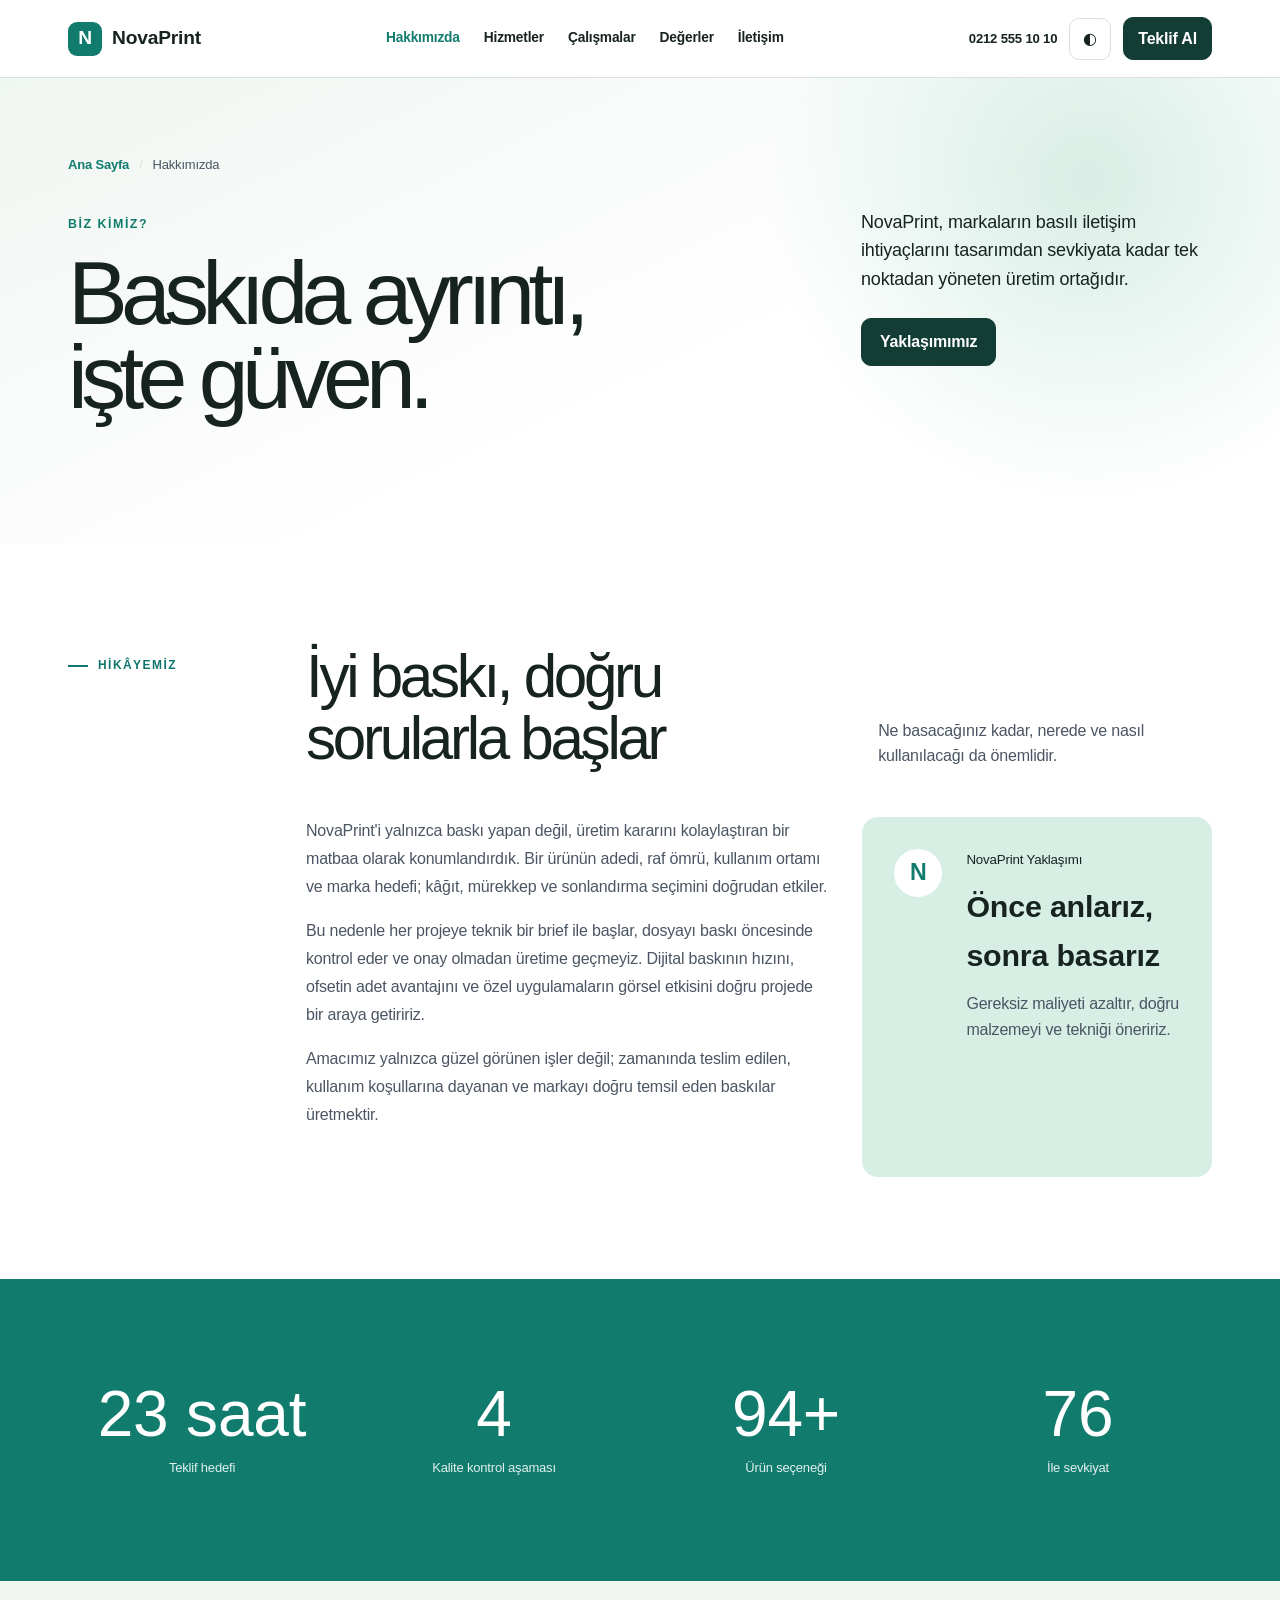
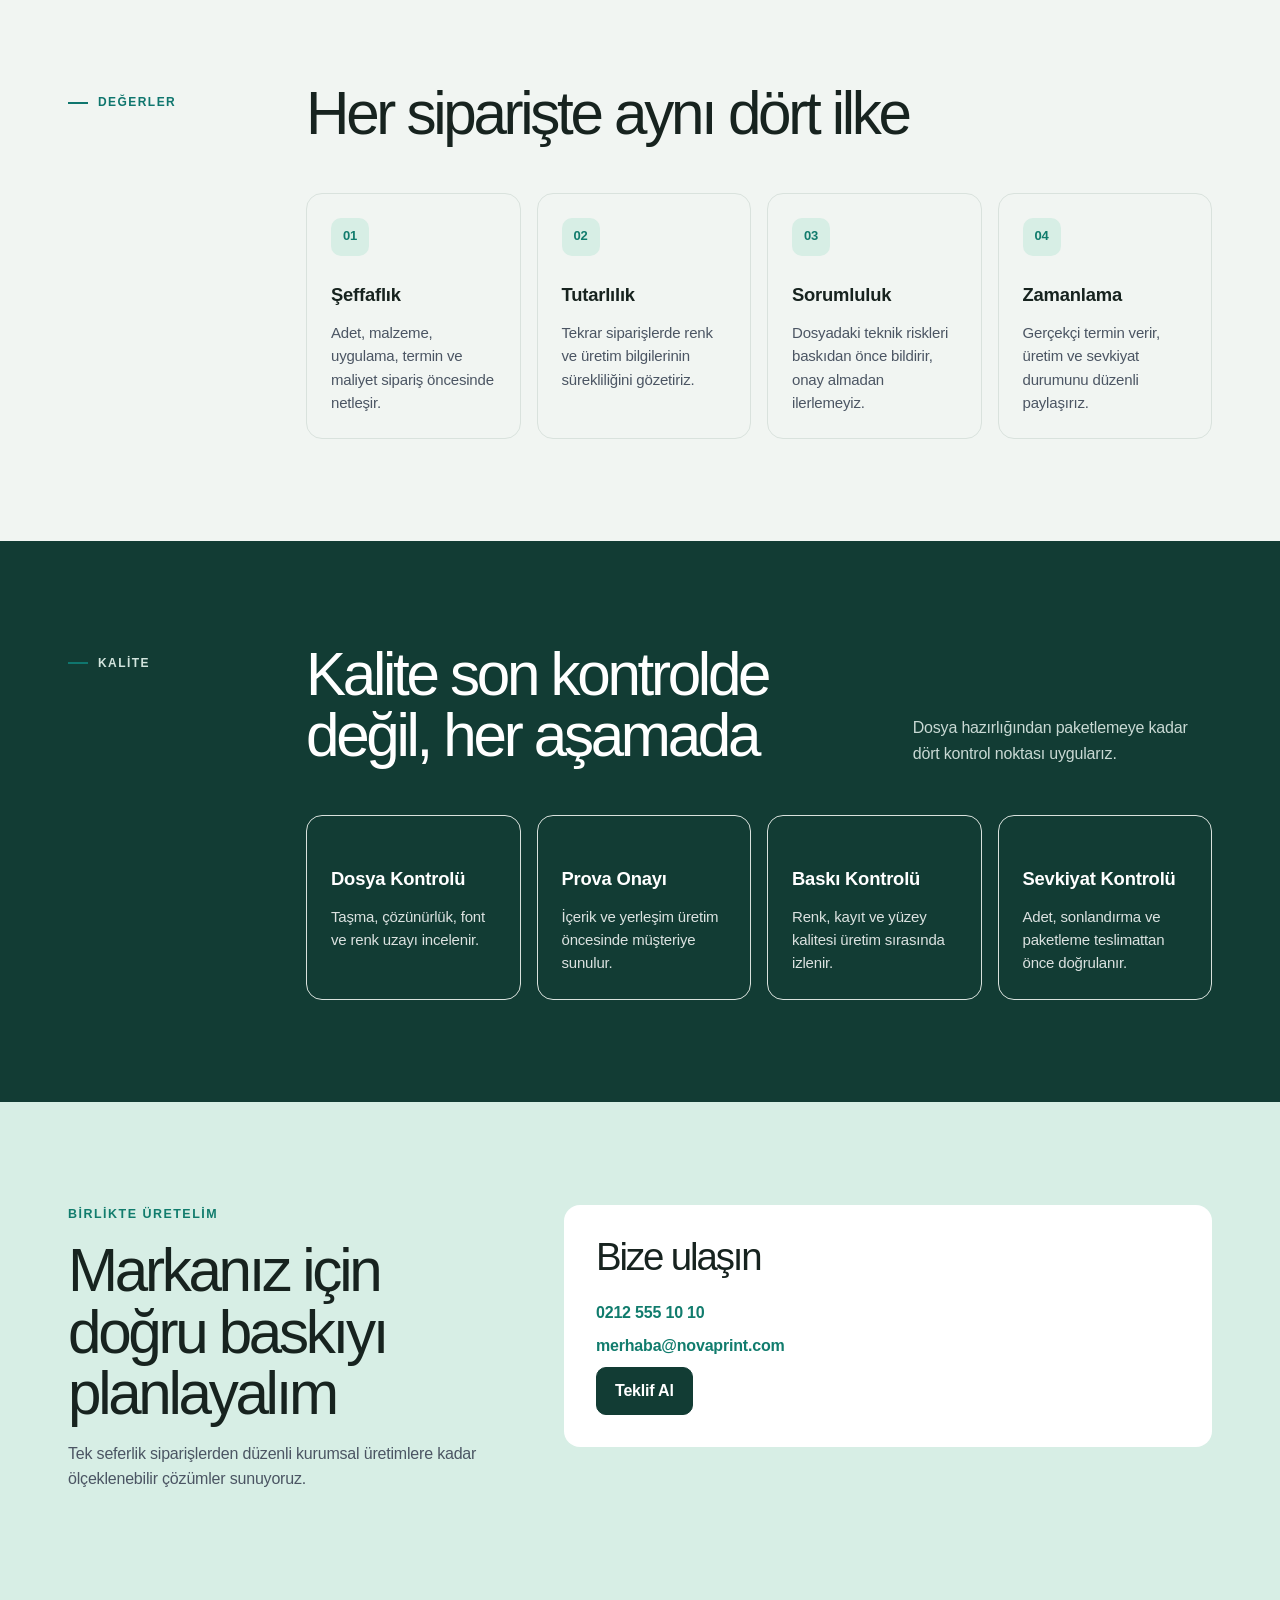
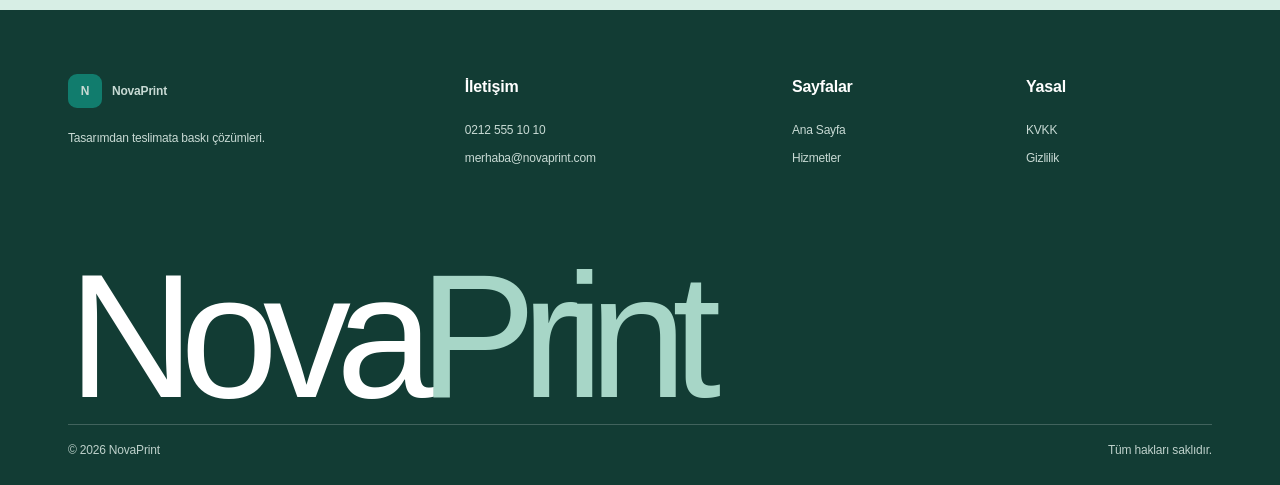
<file: hakkimizda.html>
<!doctype html><html lang="tr" data-theme="light"><head><meta charset="utf-8"><meta name="viewport" content="width=device-width,initial-scale=1"><title>Hakkımızda | NovaPrint Matbaa</title><meta name="description" content="NovaPrint'in üretim yaklaşımı, değerleri, kalite kontrol süreci ve matbaa hizmetleri hakkında bilgi alın."><link rel="stylesheet" href="style.css"><link rel="stylesheet" href="pages.css"></head><body><a class="skip-link" href="#main">İçeriğe geç</a>
<header class="site-header"><div class="container nav-inner"><a class="brand" href="index.html"><span class="brand-mark">N</span><span>NovaPrint</span></a><nav id="mainNav"><a class="active" href="hakkimizda.html" aria-current="page">Hakkımızda</a><a href="hizmetler.html">Hizmetler</a><a href="index.html#works">Çalışmalar</a><a href="#values">Değerler</a><a href="index.html#contact">İletişim</a></nav><div class="nav-tools"><a class="phone-link" href="tel:+902125551010">0212 555 10 10</a><button class="theme-toggle" type="button" aria-label="Koyu temayı aç">◐</button><a class="button button-sm" href="index.html#quote">Teklif Al</a></div><button class="menu-toggle" type="button" aria-controls="mainNav" aria-expanded="false" aria-label="Menüyü aç"><span></span><span></span><span></span></button></div></header>
<main id="main"><section class="hero section"><div class="container"><nav class="breadcrumb"><a href="index.html">Ana Sayfa</a><span aria-hidden="true">/</span><span>Hakkımızda</span></nav><div class="hero-heading reveal"><div><span class="eyebrow">Biz Kimiz?</span><h1>Baskıda ayrıntı,<br>işte güven.</h1></div><div class="hero-intro"><p>NovaPrint, markaların basılı iletişim ihtiyaçlarını tasarımdan sevkiyata kadar tek noktadan yöneten üretim ortağıdır.</p><a class="button" href="#story">Yaklaşımımız</a></div></div></div></section>
<section class="section" id="story"><div class="container section-grid"><div class="section-label"><span class="dot"></span>Hikâyemiz</div><div class="section-content"><div class="section-heading"><h2>İyi baskı, doğru sorularla başlar</h2><p>Ne basacağınız kadar, nerede ve nasıl kullanılacağı da önemlidir.</p></div><div class="about-layout"><div class="prose"><p>NovaPrint'i yalnızca baskı yapan değil, üretim kararını kolaylaştıran bir matbaa olarak konumlandırdık. Bir ürünün adedi, raf ömrü, kullanım ortamı ve marka hedefi; kâğıt, mürekkep ve sonlandırma seçimini doğrudan etkiler.</p><p>Bu nedenle her projeye teknik bir brief ile başlar, dosyayı baskı öncesinde kontrol eder ve onay olmadan üretime geçmeyiz. Dijital baskının hızını, ofsetin adet avantajını ve özel uygulamaların görsel etkisini doğru projede bir araya getiririz.</p><p>Amacımız yalnızca güzel görünen işler değil; zamanında teslim edilen, kullanım koşullarına dayanan ve markayı doğru temsil eden baskılar üretmektir.</p></div><article class="trust-card"><span class="google-mark">N</span><div><small>NovaPrint Yaklaşımı</small><strong>Önce anlarız, sonra basarız</strong><p>Gereksiz maliyeti azaltır, doğru malzemeyi ve tekniği öneririz.</p></div></article></div></div></div></section>
<section class="stats-band section"><div class="container stats-grid"><div><strong data-count="24" data-suffix=" saat">0</strong><span>Teklif hedefi</span></div><div><strong data-count="4">0</strong><span>Kalite kontrol aşaması</span></div><div><strong data-count="100" data-suffix="+">0</strong><span>Ürün seçeneği</span></div><div><strong data-count="81">0</strong><span>İle sevkiyat</span></div></div></section>
<section class="section section-soft" id="values"><div class="container section-grid"><div class="section-label"><span class="dot"></span>Değerler</div><div class="section-content"><div class="section-heading"><h2>Her siparişte aynı dört ilke</h2></div><div class="technology-grid"><article><span class="step-index">01</span><h3>Şeffaflık</h3><p>Adet, malzeme, uygulama, termin ve maliyet sipariş öncesinde netleşir.</p></article><article><span class="step-index">02</span><h3>Tutarlılık</h3><p>Tekrar siparişlerde renk ve üretim bilgilerinin sürekliliğini gözetiriz.</p></article><article><span class="step-index">03</span><h3>Sorumluluk</h3><p>Dosyadaki teknik riskleri baskıdan önce bildirir, onay almadan ilerlemeyiz.</p></article><article><span class="step-index">04</span><h3>Zamanlama</h3><p>Gerçekçi termin verir, üretim ve sevkiyat durumunu düzenli paylaşırız.</p></article></div></div></div></section>
<section class="section section-deep"><div class="container section-grid"><div class="section-label light"><span class="dot"></span>Kalite</div><div class="section-content"><div class="section-heading light"><h2>Kalite son kontrolde değil, her aşamada</h2><p>Dosya hazırlığından paketlemeye kadar dört kontrol noktası uygularız.</p></div><div class="technology-grid"><article><h3>Dosya Kontrolü</h3><p>Taşma, çözünürlük, font ve renk uzayı incelenir.</p></article><article><h3>Prova Onayı</h3><p>İçerik ve yerleşim üretim öncesinde müşteriye sunulur.</p></article><article><h3>Baskı Kontrolü</h3><p>Renk, kayıt ve yüzey kalitesi üretim sırasında izlenir.</p></article><article><h3>Sevkiyat Kontrolü</h3><p>Adet, sonlandırma ve paketleme teslimattan önce doğrulanır.</p></article></div></div></div></section>
<section class="section appointment-section"><div class="container appointment-grid"><div><span class="eyebrow">Birlikte Üretelim</span><h2>Markanız için doğru baskıyı planlayalım</h2><p>Tek seferlik siparişlerden düzenli kurumsal üretimlere kadar ölçeklenebilir çözümler sunuyoruz.</p></div><div class="contact-card"><h2>Bize ulaşın</h2><a href="tel:+902125551010">0212 555 10 10</a><a href="mailto:merhaba@novaprint.com">merhaba@novaprint.com</a><a class="button" href="index.html#quote">Teklif Al</a></div></div></section></main>
<footer class="site-footer"><div class="container"><div class="footer-grid"><div><a class="brand footer-brand" href="index.html"><span class="brand-mark">N</span><span>NovaPrint</span></a><p>Tasarımdan teslimata baskı çözümleri.</p></div><div><b>İletişim</b><a href="tel:+902125551010">0212 555 10 10</a><a href="mailto:merhaba@novaprint.com">merhaba@novaprint.com</a></div><div><b>Sayfalar</b><a href="index.html">Ana Sayfa</a><a href="hizmetler.html">Hizmetler</a></div><div><b>Yasal</b><a href="#">KVKK</a><a href="#">Gizlilik</a></div></div><div class="footer-wordmark">Nova<span>Print</span></div><div class="footer-bottom"><span>© 2026 NovaPrint</span><span>Tüm hakları saklıdır.</span></div></div></footer><button class="to-top" type="button">↑</button><script src="script.js" defer></script></body></html>
</file>
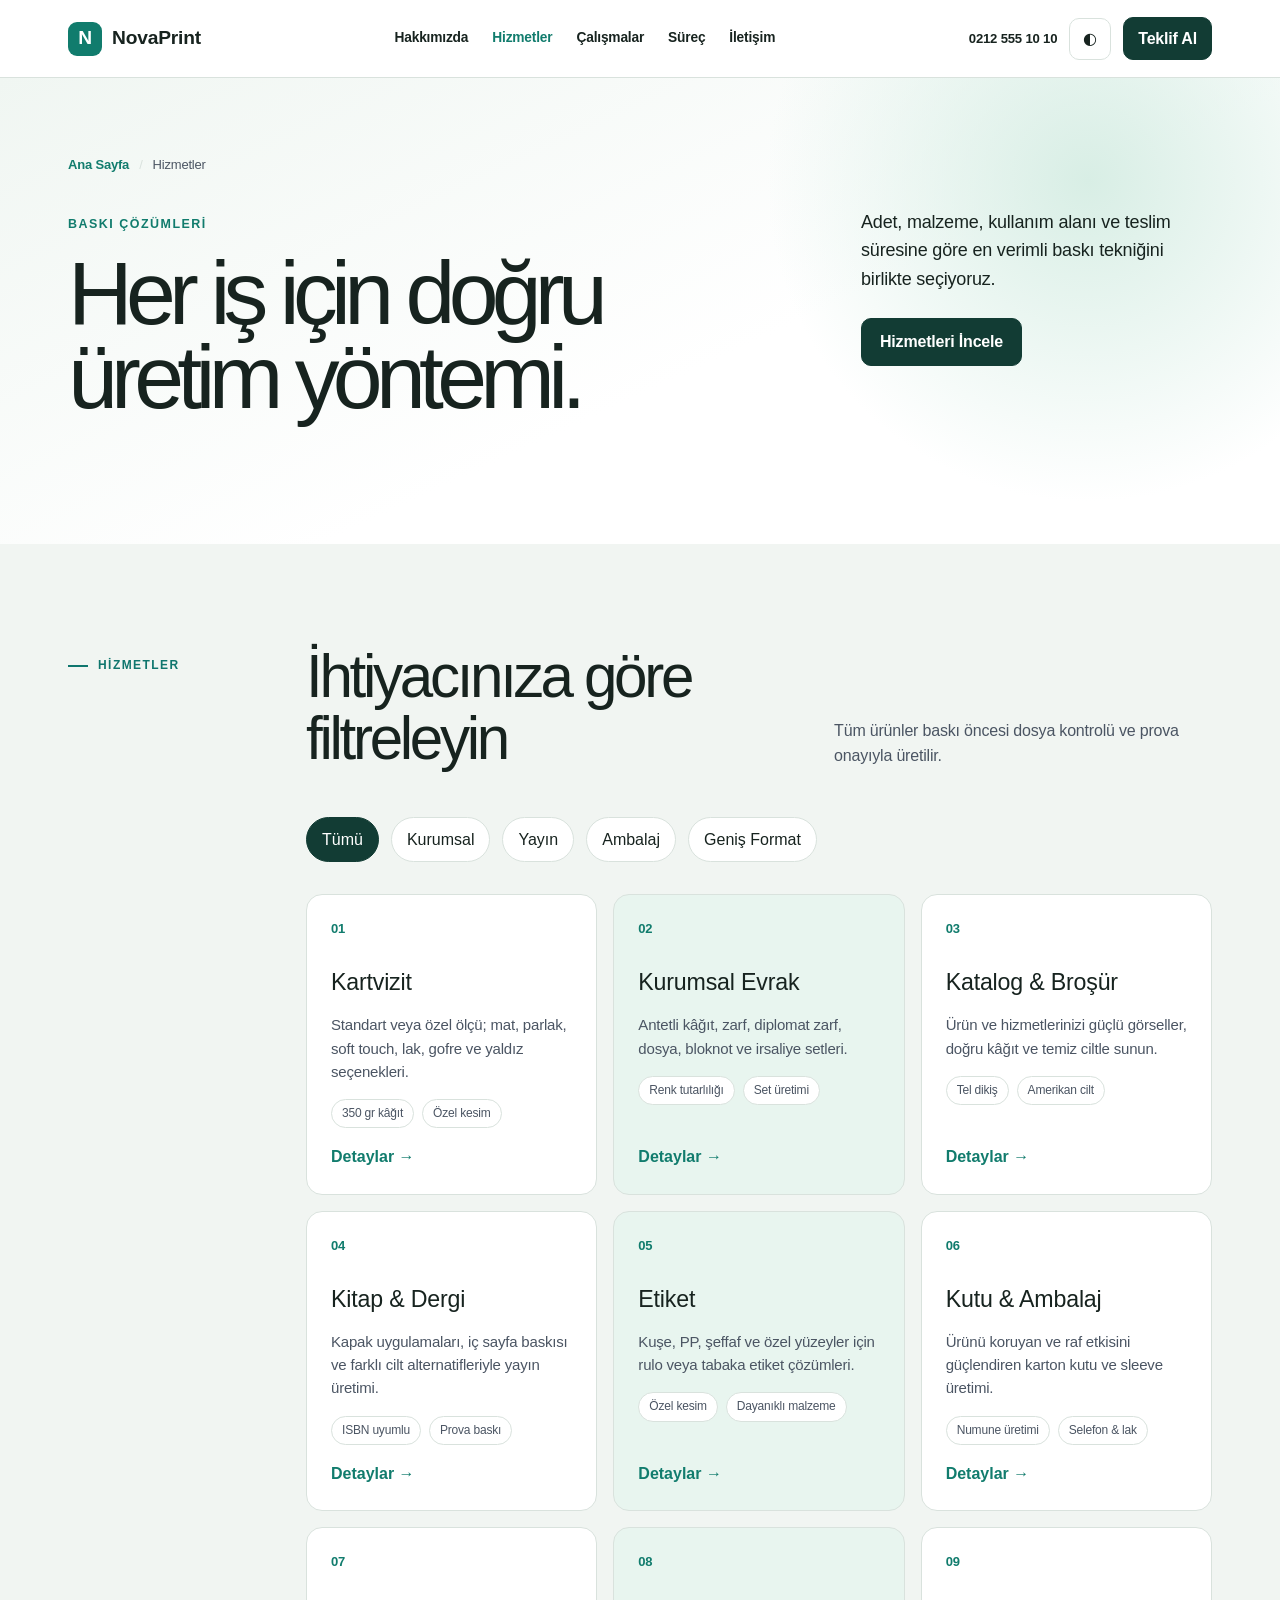
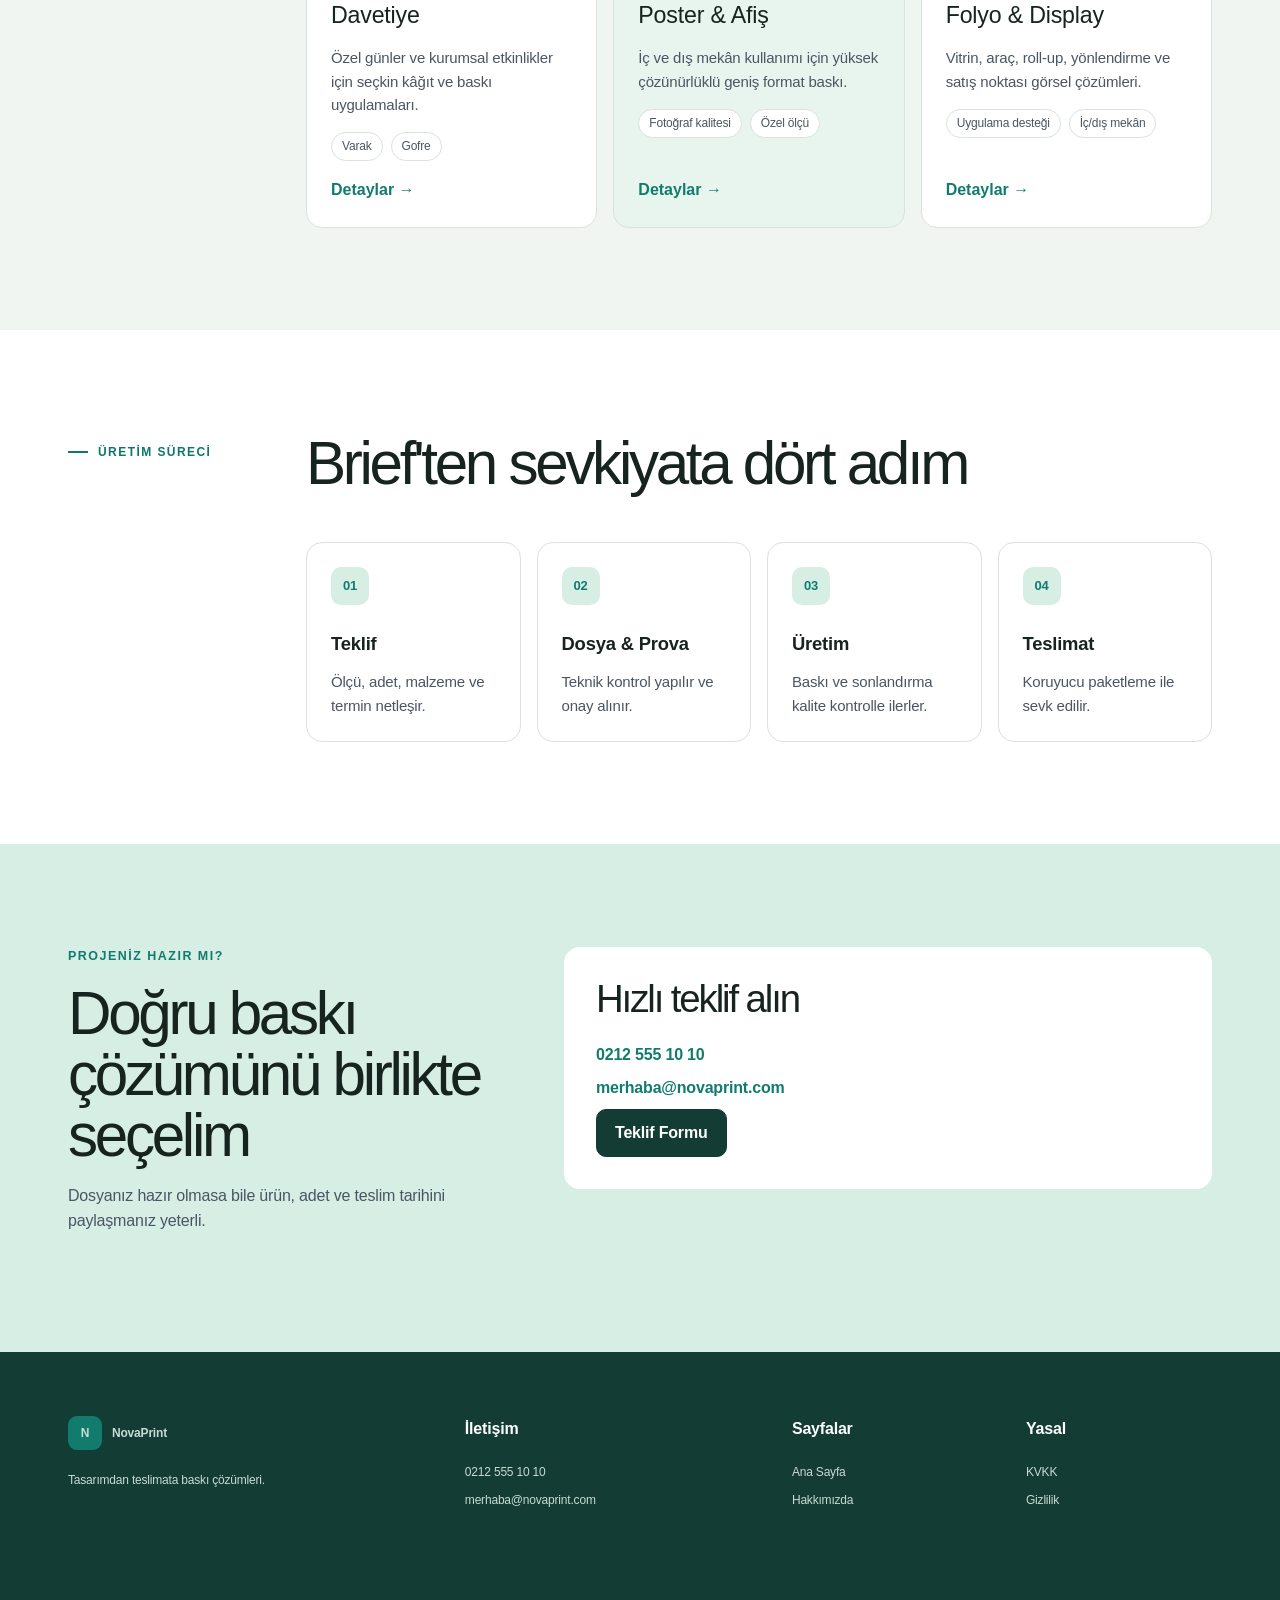
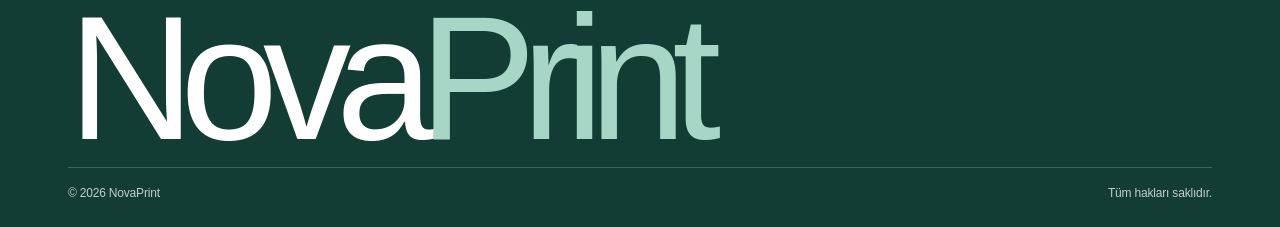
<file: hizmetler.html>
<!doctype html><html lang="tr" data-theme="light"><head><meta charset="utf-8"><meta name="viewport" content="width=device-width,initial-scale=1"><title>Matbaa Hizmetleri | NovaPrint</title><meta name="description" content="Dijital ve ofset baskı, kartvizit, katalog, etiket, ambalaj, davetiye ve geniş format baskı hizmetleri."><link rel="stylesheet" href="style.css"><link rel="stylesheet" href="pages.css"></head><body><a class="skip-link" href="#main">İçeriğe geç</a>
<header class="site-header"><div class="container nav-inner"><a class="brand" href="index.html"><span class="brand-mark">N</span><span>NovaPrint</span></a><nav id="mainNav"><a href="hakkimizda.html">Hakkımızda</a><a class="active" href="hizmetler.html" aria-current="page">Hizmetler</a><a href="index.html#works">Çalışmalar</a><a href="#process">Süreç</a><a href="index.html#contact">İletişim</a></nav><div class="nav-tools"><a class="phone-link" href="tel:+902125551010">0212 555 10 10</a><button class="theme-toggle" type="button" aria-label="Koyu temayı aç">◐</button><a class="button button-sm" href="index.html#quote">Teklif Al</a></div><button class="menu-toggle" type="button" aria-controls="mainNav" aria-expanded="false" aria-label="Menüyü aç"><span></span><span></span><span></span></button></div></header>
<main id="main"><section class="hero section"><div class="container"><nav class="breadcrumb"><a href="index.html">Ana Sayfa</a><span aria-hidden="true">/</span><span>Hizmetler</span></nav><div class="hero-heading reveal"><div><span class="eyebrow">Baskı Çözümleri</span><h1>Her iş için doğru<br>üretim yöntemi.</h1></div><div class="hero-intro"><p>Adet, malzeme, kullanım alanı ve teslim süresine göre en verimli baskı tekniğini birlikte seçiyoruz.</p><a class="button" href="#services">Hizmetleri İncele</a></div></div></div></section>
<section class="section section-soft" id="services"><div class="container section-grid"><div class="section-label"><span class="dot"></span>Hizmetler</div><div class="section-content"><div class="section-heading"><h2>İhtiyacınıza göre filtreleyin</h2><p>Tüm ürünler baskı öncesi dosya kontrolü ve prova onayıyla üretilir.</p></div><div class="filter-bar"><button class="active" data-filter="all" aria-pressed="true">Tümü</button><button data-filter="corporate" aria-pressed="false">Kurumsal</button><button data-filter="publishing" aria-pressed="false">Yayın</button><button data-filter="packaging" aria-pressed="false">Ambalaj</button><button data-filter="display" aria-pressed="false">Geniş Format</button></div><div class="service-grid">
<article class="service-card" data-category="corporate"><span>01</span><h3>Kartvizit</h3><p>Standart veya özel ölçü; mat, parlak, soft touch, lak, gofre ve yaldız seçenekleri.</p><ul class="service-meta"><li>350 gr kâğıt</li><li>Özel kesim</li></ul><button data-modal="Kartvizit">Detaylar →</button></article>
<article class="service-card mint" data-category="corporate"><span>02</span><h3>Kurumsal Evrak</h3><p>Antetli kâğıt, zarf, diplomat zarf, dosya, bloknot ve irsaliye setleri.</p><ul class="service-meta"><li>Renk tutarlılığı</li><li>Set üretimi</li></ul><button data-modal="Kurumsal Evrak">Detaylar →</button></article>
<article class="service-card" data-category="publishing"><span>03</span><h3>Katalog & Broşür</h3><p>Ürün ve hizmetlerinizi güçlü görseller, doğru kâğıt ve temiz ciltle sunun.</p><ul class="service-meta"><li>Tel dikiş</li><li>Amerikan cilt</li></ul><button data-modal="Katalog ve Broşür">Detaylar →</button></article>
<article class="service-card" data-category="publishing"><span>04</span><h3>Kitap & Dergi</h3><p>Kapak uygulamaları, iç sayfa baskısı ve farklı cilt alternatifleriyle yayın üretimi.</p><ul class="service-meta"><li>ISBN uyumlu</li><li>Prova baskı</li></ul><button data-modal="Kitap ve Dergi">Detaylar →</button></article>
<article class="service-card mint" data-category="packaging"><span>05</span><h3>Etiket</h3><p>Kuşe, PP, şeffaf ve özel yüzeyler için rulo veya tabaka etiket çözümleri.</p><ul class="service-meta"><li>Özel kesim</li><li>Dayanıklı malzeme</li></ul><button data-modal="Etiket">Detaylar →</button></article>
<article class="service-card" data-category="packaging"><span>06</span><h3>Kutu & Ambalaj</h3><p>Ürünü koruyan ve raf etkisini güçlendiren karton kutu ve sleeve üretimi.</p><ul class="service-meta"><li>Numune üretimi</li><li>Selefon & lak</li></ul><button data-modal="Kutu ve Ambalaj">Detaylar →</button></article>
<article class="service-card" data-category="corporate"><span>07</span><h3>Davetiye</h3><p>Özel günler ve kurumsal etkinlikler için seçkin kâğıt ve baskı uygulamaları.</p><ul class="service-meta"><li>Varak</li><li>Gofre</li></ul><button data-modal="Davetiye">Detaylar →</button></article>
<article class="service-card mint" data-category="display"><span>08</span><h3>Poster & Afiş</h3><p>İç ve dış mekân kullanımı için yüksek çözünürlüklü geniş format baskı.</p><ul class="service-meta"><li>Fotoğraf kalitesi</li><li>Özel ölçü</li></ul><button data-modal="Poster ve Afiş">Detaylar →</button></article>
<article class="service-card" data-category="display"><span>09</span><h3>Folyo & Display</h3><p>Vitrin, araç, roll-up, yönlendirme ve satış noktası görsel çözümleri.</p><ul class="service-meta"><li>Uygulama desteği</li><li>İç/dış mekân</li></ul><button data-modal="Folyo ve Display">Detaylar →</button></article>
</div></div></div></section>
<section class="section" id="process"><div class="container section-grid"><div class="section-label"><span class="dot"></span>Üretim Süreci</div><div class="section-content"><div class="section-heading"><h2>Brief'ten sevkiyata dört adım</h2></div><div class="technology-grid"><article><span class="step-index">01</span><h3>Teklif</h3><p>Ölçü, adet, malzeme ve termin netleşir.</p></article><article><span class="step-index">02</span><h3>Dosya & Prova</h3><p>Teknik kontrol yapılır ve onay alınır.</p></article><article><span class="step-index">03</span><h3>Üretim</h3><p>Baskı ve sonlandırma kalite kontrolle ilerler.</p></article><article><span class="step-index">04</span><h3>Teslimat</h3><p>Koruyucu paketleme ile sevk edilir.</p></article></div></div></div></section>
<section class="section appointment-section"><div class="container appointment-grid"><div><span class="eyebrow">Projeniz Hazır mı?</span><h2>Doğru baskı çözümünü birlikte seçelim</h2><p>Dosyanız hazır olmasa bile ürün, adet ve teslim tarihini paylaşmanız yeterli.</p></div><div class="contact-card"><h2>Hızlı teklif alın</h2><a href="tel:+902125551010">0212 555 10 10</a><a href="mailto:merhaba@novaprint.com">merhaba@novaprint.com</a><a class="button" href="index.html#quote">Teklif Formu</a></div></div></section></main>
<footer class="site-footer"><div class="container"><div class="footer-grid"><div><a class="brand footer-brand" href="index.html"><span class="brand-mark">N</span><span>NovaPrint</span></a><p>Tasarımdan teslimata baskı çözümleri.</p></div><div><b>İletişim</b><a href="tel:+902125551010">0212 555 10 10</a><a href="mailto:merhaba@novaprint.com">merhaba@novaprint.com</a></div><div><b>Sayfalar</b><a href="index.html">Ana Sayfa</a><a href="hakkimizda.html">Hakkımızda</a></div><div><b>Yasal</b><a href="#">KVKK</a><a href="#">Gizlilik</a></div></div><div class="footer-wordmark">Nova<span>Print</span></div><div class="footer-bottom"><span>© 2026 NovaPrint</span><span>Tüm hakları saklıdır.</span></div></div></footer>
<div class="modal" id="serviceModal" role="dialog" aria-modal="true" aria-labelledby="modalTitle" hidden><div class="modal-card"><button class="modal-close" aria-label="Kapat">×</button><span class="eyebrow">Hizmet Detayı</span><h2 id="modalTitle"></h2><p>Adet, ölçü, malzeme ve teslim tarihi bilgileriyle size uygun üretim yöntemini ve net teklifi paylaşalım.</p><a class="button" href="index.html#quote">Teklif Al</a></div></div><button class="to-top" type="button">↑</button><script src="script.js" defer></script></body></html>
</file>
<file: style.css>
/* NovaDent refactor — mint / deep green / Helvetica */
:root{
  --s1:8px;--s2:12px;--s3:16px;--s4:24px;--s5:32px;--s6:48px;--s7:64px;--s8:96px;--s9:128px;
  --ink:#17231f;--muted:#4b5563;--paper:#fff;--soft:#f1f5f2;--card:#fff;--line:#d9e2dd;--mint:#d7eee5;--mint-2:#e8f5ef;--teal:#117c6d;--deep:#123c34;--danger:#b42318;
  --r-sm:10px;--r-md:16px;--r-lg:24px;--z-float:80;--z-nav:90;--z-banner:100;--z-modal:200;
}
*{box-sizing:border-box}html,body{width:100%;margin:0;padding:0;background:var(--paper);overflow-x:hidden}html{scroll-behavior:smooth;scroll-padding-top:82px}body{color:var(--ink);font:400 16px/1.6 "Helvetica Neue",Helvetica,Arial,sans-serif;letter-spacing:-.012em}body.modal-open{overflow:hidden}img{display:block;max-width:100%;object-fit:cover}a{color:inherit;text-decoration:none}button,input,select,textarea{font:inherit}button{cursor:pointer}svg{display:block;width:20px;height:20px;fill:none;stroke:currentColor;stroke-width:1.8;stroke-linecap:round;stroke-linejoin:round}
/* FIX: visible keyboard focus */
*:focus-visible{outline:3px solid #d97706;outline-offset:3px}.skip-link{position:fixed;left:var(--s3);top:-80px;background:var(--deep);color:#fff;padding:var(--s2) var(--s3);z-index:300}.skip-link:focus{top:var(--s3)}
/* FIX: full-bleed layout with one alignment container */
.container{width:100%;max-width:1240px;margin-inline:auto;padding-inline:clamp(20px,5vw,48px)}.section{width:100%;padding-block:clamp(64px,8vw,120px)}.section-soft{background:var(--soft)}.section-deep{background:var(--deep);color:#fff}.section-grid{display:grid;grid-template-columns:190px minmax(0,1fr);gap:var(--s6)}.section-label{display:flex;align-items:center;align-self:start;gap:var(--s2);padding-top:10px;font-weight:700;font-size:.85rem;text-transform:uppercase;letter-spacing:.08em}.section-label.light{color:#d2e4dd}.dot{width:8px;height:8px;border-radius:50%;background:var(--teal)}.section-heading{display:flex;align-items:end;justify-content:space-between;gap:var(--s5);margin-bottom:var(--s6)}.section-heading h2,.appointment-grid h2,.contact-card h2{font-size:clamp(2.25rem,4.7vw,4.2rem);font-weight:400;line-height:1.02;letter-spacing:-.055em;margin:0;max-width:850px}.section-heading p{max-width:440px;margin:0;color:var(--muted)}.section-heading.light p{color:#c9d9d4}.eyebrow{display:block;color:var(--teal);font-weight:700;text-transform:uppercase;letter-spacing:.12em;font-size:.78rem;margin-bottom:var(--s3)}
.button{min-height:48px;display:inline-flex;align-items:center;justify-content:center;gap:var(--s3);padding:10px 18px;border:1px solid var(--deep);border-radius:var(--r-sm);background:var(--deep);color:#fff;font-weight:700}.button:hover{background:#0d3029}.button-sm{min-height:42px;padding:8px 14px}.button-outline{background:transparent;color:var(--deep)}.button-outline:hover{color:#fff}.button svg{width:18px;height:18px}
/* FIX: navbar is full-width and sticky */
.site-header{position:sticky;top:0;width:100%;height:78px;background:color-mix(in srgb,var(--paper) 94%,transparent);backdrop-filter:blur(14px);border-bottom:1px solid var(--line);z-index:var(--z-nav)}.nav-inner{height:100%;display:flex;align-items:center;gap:var(--s4)}.brand{display:flex;align-items:center;gap:10px;font-weight:800;font-size:1.2rem;margin-right:auto}.brand-mark{width:34px;height:34px;border-radius:9px;background:var(--teal);color:#fff;display:grid;place-items:center}.site-header nav{display:flex;gap:var(--s4)}.site-header nav a{font-size:.86rem;font-weight:650}.site-header nav a:hover,.site-header nav a.active{color:var(--teal)}.nav-tools{margin-left:auto;display:flex;align-items:center;gap:var(--s2)}.phone-link{display:flex;align-items:center;gap:8px;font-size:.82rem;font-weight:700}.phone-link svg{width:18px}.lang-toggle,.theme-toggle{min-height:42px;border:1px solid var(--line);border-radius:var(--r-sm);background:var(--card);color:var(--ink)}.lang-toggle{padding:0 11px;font-size:.76rem}.theme-toggle{width:42px;display:grid;place-items:center}.menu-toggle{display:none;width:44px;height:44px;border:0;background:transparent}.menu-toggle span{display:block;width:24px;height:2px;background:var(--ink);margin:5px auto}
/* FIX: hero has no card wrapper and uses readable horizontal labels */
.hero{background:radial-gradient(circle at 85% 22%,#d8eee5 0,transparent 28%),linear-gradient(155deg,#f0f6f2 0%,#fff 58%)}.hero-heading{display:grid;grid-template-columns:1.35fr .65fr;gap:var(--s7);align-items:end;margin-bottom:var(--s6)}.hero h1{font-size:clamp(3.1rem,7vw,6rem);line-height:.94;letter-spacing:-.075em;font-weight:400;margin:0}.hero-intro p{font-size:1.08rem;margin:0 0 var(--s4)}.hero-grid{display:grid;grid-template-columns:2fr 1fr 1fr;gap:var(--s3);min-height:440px}.hero-grid article{border-radius:var(--r-md);overflow:hidden;position:relative}.media-card img{width:100%;height:100%}.media-card:after{content:"";position:absolute;inset:0;background:linear-gradient(90deg,rgba(7,33,28,.88),rgba(7,33,28,.3) 65%,transparent)}.media-copy{position:absolute;z-index:2;left:var(--s5);bottom:var(--s5);color:#fff;max-width:480px}.media-copy h2{font-size:2rem;font-weight:400;margin:0 0 var(--s2)}.media-copy p{margin:0;color:#e5efeb}.hero-service{padding:var(--s5);display:flex;flex-direction:column;justify-content:space-between}.hero-service h2{font-size:1.8rem;font-weight:400;margin:var(--s4) 0 var(--s2)}.hero-service p{margin:0}.hero-service>a{align-self:flex-end;width:46px;height:46px;border-radius:10px;display:grid;place-items:center;background:var(--deep);color:#fff}.mint-card{background:var(--mint)}.dark-card{background:var(--deep);color:#fff}.dark-card>a{background:#fff;color:var(--deep)}.card-index{font-size:.8rem;font-weight:700}
.about-layout{display:grid;grid-template-columns:1.2fr .8fr;gap:var(--s5)}.credential-grid{display:grid;grid-template-columns:1fr 1fr;gap:var(--s4)}.credential-grid div{border-bottom:1px solid var(--line);padding:var(--s3) 0 var(--s4)}.credential-grid strong{display:block;font-size:clamp(2.6rem,5vw,4.5rem);font-weight:400;line-height:1}.credential-grid span{display:block;color:var(--muted);margin-top:var(--s2)}.trust-card{background:var(--mint);border-radius:var(--r-md);padding:var(--s5);display:flex;gap:var(--s4);align-items:flex-start}.google-mark{width:48px;height:48px;flex:none;border-radius:50%;background:#fff;display:grid;place-items:center;font-size:1.45rem;font-weight:800;color:var(--teal)}.trust-card small,.trust-card strong{display:block}.trust-card strong{font-size:1.9rem;margin:var(--s2) 0}.trust-card strong span{color:#c78309;font-size:1rem;letter-spacing:.1em}.trust-card p{margin:0;color:var(--muted)}
.filter-bar{display:flex;flex-wrap:wrap;gap:var(--s2);margin-bottom:var(--s5)}.filter-bar button{border:1px solid var(--line);background:var(--card);border-radius:999px;padding:9px 15px;color:var(--ink)}.filter-bar button.active{background:var(--deep);border-color:var(--deep);color:#fff}.service-grid{display:grid;grid-template-columns:repeat(3,1fr);gap:var(--s3)}.service-card{min-height:265px;border:1px solid var(--line);background:var(--card);border-radius:var(--r-md);padding:var(--s4);display:flex;flex-direction:column;transition:.25s}.service-card.mint{background:var(--mint-2)}.service-card.hidden{display:none}.service-card>span{font-size:.78rem;color:var(--teal);font-weight:700}.service-card h3{font-size:1.45rem;font-weight:500;margin:var(--s4) 0 var(--s2)}.service-card p{color:var(--muted);margin:0}.service-card button{margin-top:auto;padding:var(--s3) 0 0;border:0;background:transparent;color:var(--teal);display:flex;align-items:center;justify-content:space-between;font-weight:700}.service-card:hover{transform:translateY(-3px);box-shadow:0 14px 30px rgba(18,60,52,.08)}
.doctor-grid{display:grid;grid-template-columns:repeat(4,1fr);gap:var(--s4)}.doctor-grid article{min-width:0}.doctor-grid img{width:100%;aspect-ratio:1;border-radius:50%;object-position:center 18%;background:var(--mint)}.doctor-grid h3{margin:var(--s3) 0 2px;font-size:1.05rem}.doctor-grid p{margin:0;color:var(--muted)}
.stats-band{background:var(--teal);color:#fff}.stats-grid{display:grid;grid-template-columns:repeat(4,1fr);gap:var(--s4)}.stats-grid div{text-align:center}.stats-grid strong{display:block;font-size:clamp(2.5rem,5vw,4.5rem);font-weight:400;line-height:1}.stats-grid span{display:block;margin-top:var(--s2);color:#d9eee7}
.technology-grid{display:grid;grid-template-columns:repeat(4,1fr);gap:var(--s3)}.technology-grid article{padding:var(--s4);border:1px solid var(--line);border-radius:var(--r-md)}.technology-grid svg{width:38px;height:38px;color:var(--teal)}.technology-grid h3{font-size:1.15rem;margin:var(--s4) 0 var(--s2)}.technology-grid p{color:var(--muted);margin:0}
.case-tabs{display:flex;gap:var(--s2);margin-bottom:var(--s4)}.case-tabs button{border:1px solid rgba(255,255,255,.3);background:transparent;color:#fff;border-radius:999px;padding:9px 15px}.case-tabs button[aria-selected="true"]{background:#fff;color:var(--deep)}.compare{position:relative;height:clamp(360px,54vw,620px);border-radius:var(--r-md);overflow:hidden;touch-action:none;background:linear-gradient(135deg,#c7e4da,#edf6f2);--position:50%}.compare-after,.compare-before,.compare-before img{position:absolute;inset:0;width:100%;height:100%;object-fit:cover}.compare-before{clip-path:inset(0 calc(100% - var(--position)) 0 0)}.compare-label{position:absolute;top:var(--s3);z-index:4;background:rgba(18,60,52,.82);color:#fff;padding:7px 12px;border-radius:999px;font-size:.78rem}.before-label{left:var(--s3)}.after-label{right:var(--s3)}.compare-handle{position:absolute;z-index:5;left:var(--position);top:0;bottom:0;width:3px;border:0;padding:0;background:#fff;transform:translateX(-50%);cursor:ew-resize}.compare-handle:before{content:"";position:absolute;left:50%;top:50%;width:52px;height:52px;border-radius:50%;background:#fff;transform:translate(-50%,-50%);box-shadow:0 6px 20px rgba(0,0,0,.2)}.compare-handle svg{position:absolute;left:50%;top:50%;transform:translate(-50%,-50%);color:var(--deep);z-index:2}
.pricing-grid{display:grid;grid-template-columns:repeat(3,1fr);gap:var(--s3);align-items:stretch}.pricing-grid article{position:relative;border:1px solid var(--line);border-radius:var(--r-md);padding:var(--s5);display:flex;flex-direction:column}.pricing-grid article>span{color:var(--teal);font-weight:700;font-size:.8rem;text-transform:uppercase;letter-spacing:.08em}.pricing-grid h3{font-size:1.7rem;font-weight:500;margin:var(--s3) 0}.pricing-grid p{color:var(--muted);margin:0 0 var(--s5)}.pricing-grid .button{margin-top:auto}.pricing-grid .popular{background:var(--mint);border-color:var(--teal);transform:translateY(-12px)}.pricing-grid .popular>b{position:absolute;right:var(--s3);top:var(--s3);background:var(--teal);color:#fff;padding:6px 10px;border-radius:999px;font-size:.7rem}
.review-track{position:relative;min-height:360px}.review{display:none;background:var(--card);border:1px solid var(--line);border-radius:var(--r-md);padding:var(--s6)}.review.active{display:block}.review-source{font-size:.85rem;color:var(--teal);font-weight:700}.stars{color:#c78309;letter-spacing:.1em;margin-top:var(--s3)}.review blockquote{font-size:clamp(1.45rem,3vw,2.25rem);line-height:1.4;letter-spacing:-.035em;margin:var(--s4) 0}.review b,.review small{display:block}.review small{color:var(--muted)}.carousel-controls{display:flex;align-items:center;justify-content:center;gap:var(--s3);margin-top:var(--s3)}.carousel-controls>button{width:48px;height:48px;border:1px solid var(--line);border-radius:50%;background:var(--card);display:grid;place-items:center}.review-dots{display:flex;gap:8px}.review-dots button{width:9px;height:9px;border-radius:50%;border:0;background:#aab6b0;padding:0}.review-dots button.active{background:var(--teal);transform:scale(1.3)}
.faq-list{border-top:1px solid var(--line)}.faq-list details{border-bottom:1px solid var(--line)}.faq-list summary{list-style:none;display:flex;align-items:center;justify-content:space-between;gap:var(--s4);padding:var(--s4) 0;font-weight:700;cursor:pointer}.faq-list summary::-webkit-details-marker{display:none}.faq-list summary svg{transition:transform .25s}.faq-list details[open] summary svg{transform:rotate(180deg)}.faq-list details>div{display:grid;grid-template-rows:0fr;transition:grid-template-rows .3s}.faq-list details[open]>div{grid-template-rows:1fr}.faq-list details>div>p{overflow:hidden;margin:0;color:var(--muted);max-width:720px}.faq-list details[open]>div>p{padding-bottom:var(--s4)}
.appointment-section{background:var(--mint)}.appointment-grid{display:grid;grid-template-columns:.8fr 1.2fr;gap:var(--s7);align-items:start}.appointment-grid>div>p{color:var(--muted);max-width:520px}.appointment-grid form{background:var(--card);padding:var(--s5);border-radius:var(--r-md)}.form-grid{display:grid;grid-template-columns:1fr 1fr;gap:var(--s3)}.appointment-grid label{display:block;font-weight:700;font-size:.9rem;margin-bottom:var(--s3)}.appointment-grid input,.appointment-grid select,.appointment-grid textarea{width:100%;min-height:48px;border:1px solid #b7c4bd;border-radius:var(--r-sm);padding:10px 12px;background:#fff;color:#17231f;margin-top:6px}.appointment-grid textarea{resize:vertical}.appointment-grid label.invalid input,.appointment-grid label.invalid select,.appointment-grid label.invalid textarea{border-color:var(--danger)}.appointment-grid small{display:block;min-height:18px;color:var(--danger);font-weight:400;font-size:.78rem}.kvkk{display:grid!important;grid-template-columns:22px 1fr;gap:var(--s2);align-items:start;font-size:.875rem!important;font-weight:400!important}.kvkk input{width:20px!important;min-height:20px!important;margin:2px 0 0!important}.kvkk small{grid-column:2}.kvkk a{text-decoration:underline}.submit-button{width:100%}.form-status{min-height:24px;margin:var(--s2) 0 0;font-weight:700}.form-status.success{color:#087443}.form-status.error{color:var(--danger)}
.contact-section{background:var(--soft)}.contact-grid{display:grid;grid-template-columns:1.35fr .65fr;gap:var(--s4)}.map-wrap{min-height:480px;border-radius:var(--r-md);overflow:hidden}.map-wrap iframe{width:100%;height:100%;border:0}.contact-card{background:var(--card);border-radius:var(--r-md);padding:var(--s5);display:flex;flex-direction:column;align-items:flex-start}.contact-card h2{font-size:2.4rem;margin-bottom:var(--s4)}.contact-card address{font-style:normal;color:var(--muted);margin-bottom:var(--s4)}.contact-card>a:not(.button){color:var(--teal);font-weight:700;margin-bottom:8px}.contact-card p{color:var(--muted)}.contact-card .button{margin-top:auto}
/* FIX: full-bleed footer; wordmark contained */
.site-footer{width:100%;background:var(--deep);color:#fff;overflow:hidden;padding-block:var(--s7) var(--s4)}.footer-grid{display:grid;grid-template-columns:1.5fr 1.2fr .8fr .8fr;gap:var(--s6)}.footer-grid>div{display:flex;flex-direction:column;align-items:flex-start;gap:9px}.footer-grid b{margin-bottom:var(--s2)}.footer-grid p,.footer-grid a,.footer-grid span{color:#c8dad4;font-size:.9rem}.footer-brand{color:#fff!important}.socials{display:flex!important;flex-direction:row!important;gap:var(--s3)!important}.footer-wordmark{font-size:clamp(5.3rem,15vw,11rem);line-height:.82;letter-spacing:-.085em;white-space:nowrap;margin-top:var(--s8);padding-bottom:var(--s3)}.footer-wordmark span{color:#a7d6c7}.footer-bottom{border-top:1px solid rgba(255,255,255,.2);padding-top:var(--s3);display:flex;justify-content:space-between;color:#bed1cb;font-size:.82rem}
/* FIX: z-index and floating positions */
.whatsapp-float,.to-top{position:fixed;right:24px;width:52px;height:52px;border-radius:50%;display:grid;place-items:center;z-index:var(--z-float);box-shadow:0 8px 24px rgba(0,0,0,.16)}.whatsapp-float{bottom:96px;background:#1fbf73;color:#fff}.cookie-visible .whatsapp-float{bottom:172px}.to-top{bottom:24px;border:1px solid var(--line);background:var(--card);color:var(--ink);opacity:0;pointer-events:none;transition:.25s}.to-top.visible{opacity:1;pointer-events:auto}.cookie-visible .to-top{bottom:100px}.whatsapp-float svg,.to-top svg{width:24px;height:24px}.mobile-action-bar{display:none}
/* FIX: full-width cookie banner does not overlap floating controls */
.cookie-bar{position:fixed;left:0;right:0;bottom:0;background:var(--card);border-top:1px solid var(--line);z-index:var(--z-banner);box-shadow:0 -8px 24px rgba(0,0,0,.08)}.cookie-bar.hidden{display:none}.cookie-inner{min-height:76px;display:flex;align-items:center;justify-content:space-between;gap:var(--s4)}.cookie-inner p{font-size:.9rem;margin:0}.cookie-inner p a{text-decoration:underline}.cookie-inner>div{display:flex;gap:var(--s2)}.cookie-inner button{min-height:42px;padding:8px 14px;border:1px solid var(--line);border-radius:var(--r-sm);background:var(--card)}.cookie-inner .cookie-accept{background:var(--teal);border-color:var(--teal);color:#fff}
.modal[hidden]{display:none}.modal{position:fixed;inset:0;background:rgba(5,25,20,.72);z-index:var(--z-modal);display:grid;place-items:center;padding:var(--s4)}.modal-card{position:relative;width:min(520px,100%);background:var(--card);border-radius:var(--r-md);padding:var(--s6)}.modal-card h2{font-size:2.2rem;font-weight:400;margin:0}.modal-card p{color:var(--muted)}.modal-close{position:absolute;right:var(--s3);top:var(--s3);width:44px;height:44px;border:0;background:transparent;display:grid;place-items:center}
/* FIX: graceful visual fallback if remote placeholders are unavailable */
.image-fallback{background:linear-gradient(145deg,#c9e6dc,#edf6f2)!important}.image-fallback img,img.image-fallback{opacity:0}.media-card.image-fallback:before{content:"NovaDent · dijital bakım";position:absolute;right:var(--s4);bottom:var(--s4);color:rgba(18,60,52,.34);z-index:1}.doctor-grid article.image-fallback img{opacity:0}.compare.image-fallback:before{content:"Gülüş dönüşümü";position:absolute;inset:0;display:grid;place-items:center;color:rgba(18,60,52,.32);font-size:2rem;font-weight:700}
.reveal{opacity:0;transform:translateY(18px);transition:opacity .6s,transform .6s}.reveal.visible{opacity:1;transform:none}
/* FIX: dark mode */
[data-theme="dark"]{--ink:#f3f7f5;--muted:#b0beb9;--paper:#101a17;--soft:#17251f;--card:#1b2a25;--line:rgba(255,255,255,.16);--mint:#24463b;--mint-2:#1c352d;--teal:#63c5a8;--deep:#0b211b;color-scheme:dark}[data-theme="dark"] .hero{background:radial-gradient(circle at 85% 22%,#193d33 0,transparent 30%),linear-gradient(155deg,#17251f,var(--paper) 58%)}[data-theme="dark"] .appointment-grid input,[data-theme="dark"] .appointment-grid select,[data-theme="dark"] .appointment-grid textarea{background:#fff;color:#17231f}[data-theme="dark"] .lang-toggle,[data-theme="dark"] .theme-toggle{background:var(--card)}
@media(max-width:1100px){.phone-link span{display:none}.section-grid{grid-template-columns:150px minmax(0,1fr)}.service-grid{grid-template-columns:1fr 1fr}.technology-grid{grid-template-columns:1fr 1fr}.doctor-grid{gap:var(--s3)}}
@media(max-width:900px){.site-header nav,.nav-tools .phone-link,.nav-tools .lang-toggle,.nav-tools .button{display:none}.menu-toggle{display:block}.site-header nav.open{position:absolute;top:70px;left:20px;right:20px;background:var(--card);border:1px solid var(--line);border-radius:var(--r-md);padding:var(--s3);display:flex;flex-direction:column;box-shadow:0 18px 40px rgba(0,0,0,.12)}.hero-heading{grid-template-columns:1fr;gap:var(--s5)}.hero-grid{grid-template-columns:1fr 1fr;min-height:auto}.hero-feature{grid-column:1/-1;height:420px}.hero-service{min-height:280px}.section-grid{grid-template-columns:1fr;gap:var(--s4)}.section-label{padding-top:0}.section-heading{align-items:start;flex-direction:column}.about-layout,.appointment-grid,.contact-grid{grid-template-columns:1fr}.doctor-grid{grid-template-columns:1fr 1fr}.pricing-grid{grid-template-columns:1fr}.pricing-grid .popular{transform:none}.footer-grid{grid-template-columns:1fr 1fr}.contact-card .button{margin-top:var(--s4)}}
@media(max-width:767px){body{padding-bottom:62px}.section{padding-block:var(--s7)}.container{padding-inline:20px}.site-header{height:68px}.nav-inner{padding-inline:20px}.hero h1{font-size:clamp(2.8rem,14vw,4.6rem)}.hero-grid{grid-template-columns:1fr}.hero-feature{height:360px}.hero-service{min-height:230px}.about-layout{grid-template-columns:1fr}.service-grid{grid-template-columns:1fr}.technology-grid{grid-template-columns:1fr}.stats-grid{grid-template-columns:1fr 1fr;gap:var(--s6) var(--s3)}.doctor-grid img{max-width:180px}.form-grid{grid-template-columns:1fr}.map-wrap{min-height:360px}.review{padding:var(--s4)}.review-track{min-height:400px}.footer-wordmark{font-size:22vw;margin-top:var(--s7)}.whatsapp-float,.to-top{display:none}.mobile-action-bar{position:fixed;left:0;right:0;bottom:0;height:62px;display:grid;grid-template-columns:repeat(3,1fr);background:var(--card);border-top:1px solid var(--line);z-index:var(--z-float)}.mobile-action-bar a{display:grid;place-items:center;font-size:.82rem;font-weight:700}.mobile-action-bar a:last-child{background:var(--teal);color:#fff}.cookie-bar{bottom:62px}.cookie-inner{padding-block:var(--s3);align-items:flex-start;flex-direction:column}.cookie-inner>div{width:100%}.cookie-inner button{flex:1}.footer-bottom{margin-bottom:var(--s3)}}
@media(max-width:480px){.brand{font-size:1.05rem}.theme-toggle{display:none}.hero-feature{height:330px}.media-copy{left:var(--s4);right:var(--s4);bottom:var(--s4)}.media-copy h2{font-size:1.55rem}.credential-grid{gap:var(--s3)}.credential-grid strong{font-size:2.7rem}.trust-card{padding:var(--s4)}.doctor-grid{gap:var(--s5) var(--s3)}.doctor-grid img{max-width:145px}.technology-grid{grid-template-columns:1fr}.compare{height:330px}.footer-grid{grid-template-columns:1fr}.footer-wordmark{font-size:20vw}.contact-card h2{font-size:2rem}.modal-card{padding:var(--s5)}}
/* FIX: disable non-essential motion */
@media(prefers-reduced-motion:reduce){html{scroll-behavior:auto}*,*:before,*:after{animation-duration:.01ms!important;animation-iteration-count:1!important;transition-duration:.01ms!important}.reveal{opacity:1;transform:none}}


/* FIX-2: compact baseline-aligned hero and equal-height cards */
.hero{padding-block:clamp(56px,6vw,96px)}
.hero-heading{align-items:baseline}
.hero-intro{display:flex;flex-direction:column;align-items:flex-start}
.hero-intro p{font-size:18px;line-height:1.6;max-width:34ch;margin:0 0 var(--s4)}
.hero-grid{align-items:stretch}
.hero-grid>article{height:100%;min-height:440px}

/* FIX-2: larger readable typography across cards and metrics */
.section-label{font-size:12px;font-weight:600;letter-spacing:.12em;color:#0f766e;gap:10px}
.section-label .dot{width:20px;height:2px;border-radius:0;background:#0f766e}
.service-card p,.hero-service p,.technology-grid p,.pricing-grid p,.review p,.media-copy p{font-size:15px;line-height:1.55}
.service-card{height:100%;display:flex;flex-direction:column}
.service-card button{margin-top:auto}
.credential-grid span,.stats-grid span{font-size:13px;color:#4b5563}
.stats-band .stats-grid span{color:rgba(255,255,255,.88)}
.card-index,.service-card>span,.pricing-grid article>span,.review-source,.review-service,.case-tabs button,.compare-label{font-size:13px}
.site-footer p,.site-footer a,.site-footer span,.footer-bottom{font-size:12px}

/* FIX-2: WCAG-oriented dark-surface contrast */
.section-deep h2,.section-deep h3,.section-deep .section-heading h2,.dark-card h2,.stats-band strong,.stats-band span{color:#fff}
.section-deep p,.dark-card p{color:rgba(255,255,255,.85)}
.case-tabs button{background:rgba(255,255,255,.12);color:rgba(255,255,255,.75);border-color:rgba(255,255,255,.32)}
.case-tabs button[aria-selected="true"]{background:#fff;color:#123c34;border-color:#fff}
.section-deep *:focus-visible,.dark-card *:focus-visible,.stats-band *:focus-visible,.site-footer *:focus-visible{outline-color:#fbbf24}

/* FIX-2: real 4/3 before-after panels and accessible drag handle */
.compare{height:auto;aspect-ratio:4/3;position:relative;overflow:hidden}
.case-pair{position:absolute;inset:0;display:none}
.case-pair.active{display:block}
.case-pair>.compare-after,.case-pair>.compare-before,.case-pair>.compare-before img{position:absolute;inset:0;width:100%;height:100%;object-fit:cover;aspect-ratio:4/3}
.case-pair>.compare-before{clip-path:inset(0 calc(100% - var(--position)) 0 0)}
.compare-label{top:16px;background:rgba(8,28,24,.78);color:#fff;padding:7px 12px}
.before-label{left:16px}.after-label{right:16px}
.compare-handle{background:#fff}
.compare-handle:before{width:54px;height:54px}
.compare-handle svg{width:24px;height:24px}

/* FIX-2: five-card carousel — 3 desktop, 2 tablet, 1 mobile with peek */
.review-carousel{overflow:hidden}
.review-track{display:flex;gap:16px;min-height:0;transition:transform .45s ease;will-change:transform}
.review{display:flex!important;flex:0 0 calc((100% - 32px)/3);min-width:0;flex-direction:column;min-height:360px;padding:32px}
.review.active{display:flex}
.review-service{display:inline-flex;width:max-content;margin-top:12px;padding:5px 9px;border-radius:999px;background:var(--mint);color:#0f766e;font-weight:700}
.review blockquote{font-size:clamp(1.2rem,2vw,1.65rem);margin:20px 0 auto}
.carousel-controls{margin-top:24px}

/* FIX-2: dark mode coverage for newly adjusted components */
[data-theme="dark"] .review-service{background:#24463b;color:#8de0c3}
[data-theme="dark"] .section-label{color:#8de0c3}
[data-theme="dark"] .section-label .dot{background:#8de0c3}
[data-theme="dark"] .credential-grid span{color:#b8c5c0}
[data-theme="dark"] .button-outline{color:#f3f7f5;border-color:#8de0c3}

@media(max-width:1023px){
  .review{flex-basis:calc((100% - 16px)/2)}
  .hero-grid>article{min-height:390px}
}
@media(max-width:767px){
  .hero-heading{align-items:start}
  .hero-grid>article{min-height:230px}
  .hero-feature{min-height:360px!important}
  .review-track{overflow:visible}
  .review{flex-basis:88%;min-height:390px}
}
@media(prefers-reduced-motion:reduce){.review-track{transition:none}}


/* FIX-2: contain carousel intrinsic width so peek never creates page scroll */
.section-content,.review-carousel,.review-track{min-width:0;max-width:100%}
.review-carousel{width:100%;overflow:hidden}
.review-track{width:100%}
.review{max-width:100%}
@media(max-width:767px){.review{max-width:88%}}


/* FIX-3: keep “Dent” at the same scale and baseline as “Nova” */
.site-footer .footer-wordmark span{
  display:inline;
  font-size:1em;
  font-weight:inherit;
  line-height:inherit;
  letter-spacing:inherit;
  color:#a7d6c7;
}
</file>
<file: pages.css>
/* NovaPrint sayfa yardımcıları */
.breadcrumb{display:flex;align-items:center;gap:10px;margin-bottom:var(--s5);font-size:13px;color:var(--muted)}
.breadcrumb a{font-weight:700;color:var(--teal)}
.breadcrumb span[aria-hidden]{color:var(--line)}
.service-meta{list-style:none;margin:var(--s3) 0 0;padding:0;display:flex;flex-wrap:wrap;gap:8px}
.service-meta li{border:1px solid var(--line);border-radius:999px;padding:4px 10px;font-size:12px;color:var(--muted);background:var(--paper)}
.step-index{display:inline-grid;place-items:center;width:38px;height:38px;border-radius:10px;background:var(--mint);color:var(--teal);font-size:13px;font-weight:800}
.prose{max-width:68ch;margin-bottom:var(--s5)}.prose p{color:var(--muted);line-height:1.75;margin:0 0 var(--s3)}
.print-grid{display:grid;grid-template-columns:repeat(3,1fr);gap:var(--s3)}
.print-card{position:relative;min-height:340px;border-radius:var(--r-md);overflow:hidden;background:var(--mint)}
.print-card img{position:absolute;inset:0;width:100%;height:100%}.print-card:after{content:"";position:absolute;inset:0;background:linear-gradient(0deg,rgba(8,33,28,.88),transparent 65%)}
.print-card div{position:absolute;z-index:2;left:var(--s4);right:var(--s4);bottom:var(--s4);color:#fff}.print-card h3{font-size:1.45rem;margin:0 0 4px}.print-card p{margin:0;color:rgba(255,255,255,.82)}
.upload-note{font-size:.82rem;color:var(--muted);margin-top:var(--s2)}
[data-theme="dark"] .step-index{background:#24463b;color:#8de0c3}
@media(max-width:900px){.print-grid{grid-template-columns:1fr 1fr}}
@media(max-width:767px){.print-grid{grid-template-columns:1fr}.print-card{min-height:300px}}
</file>
